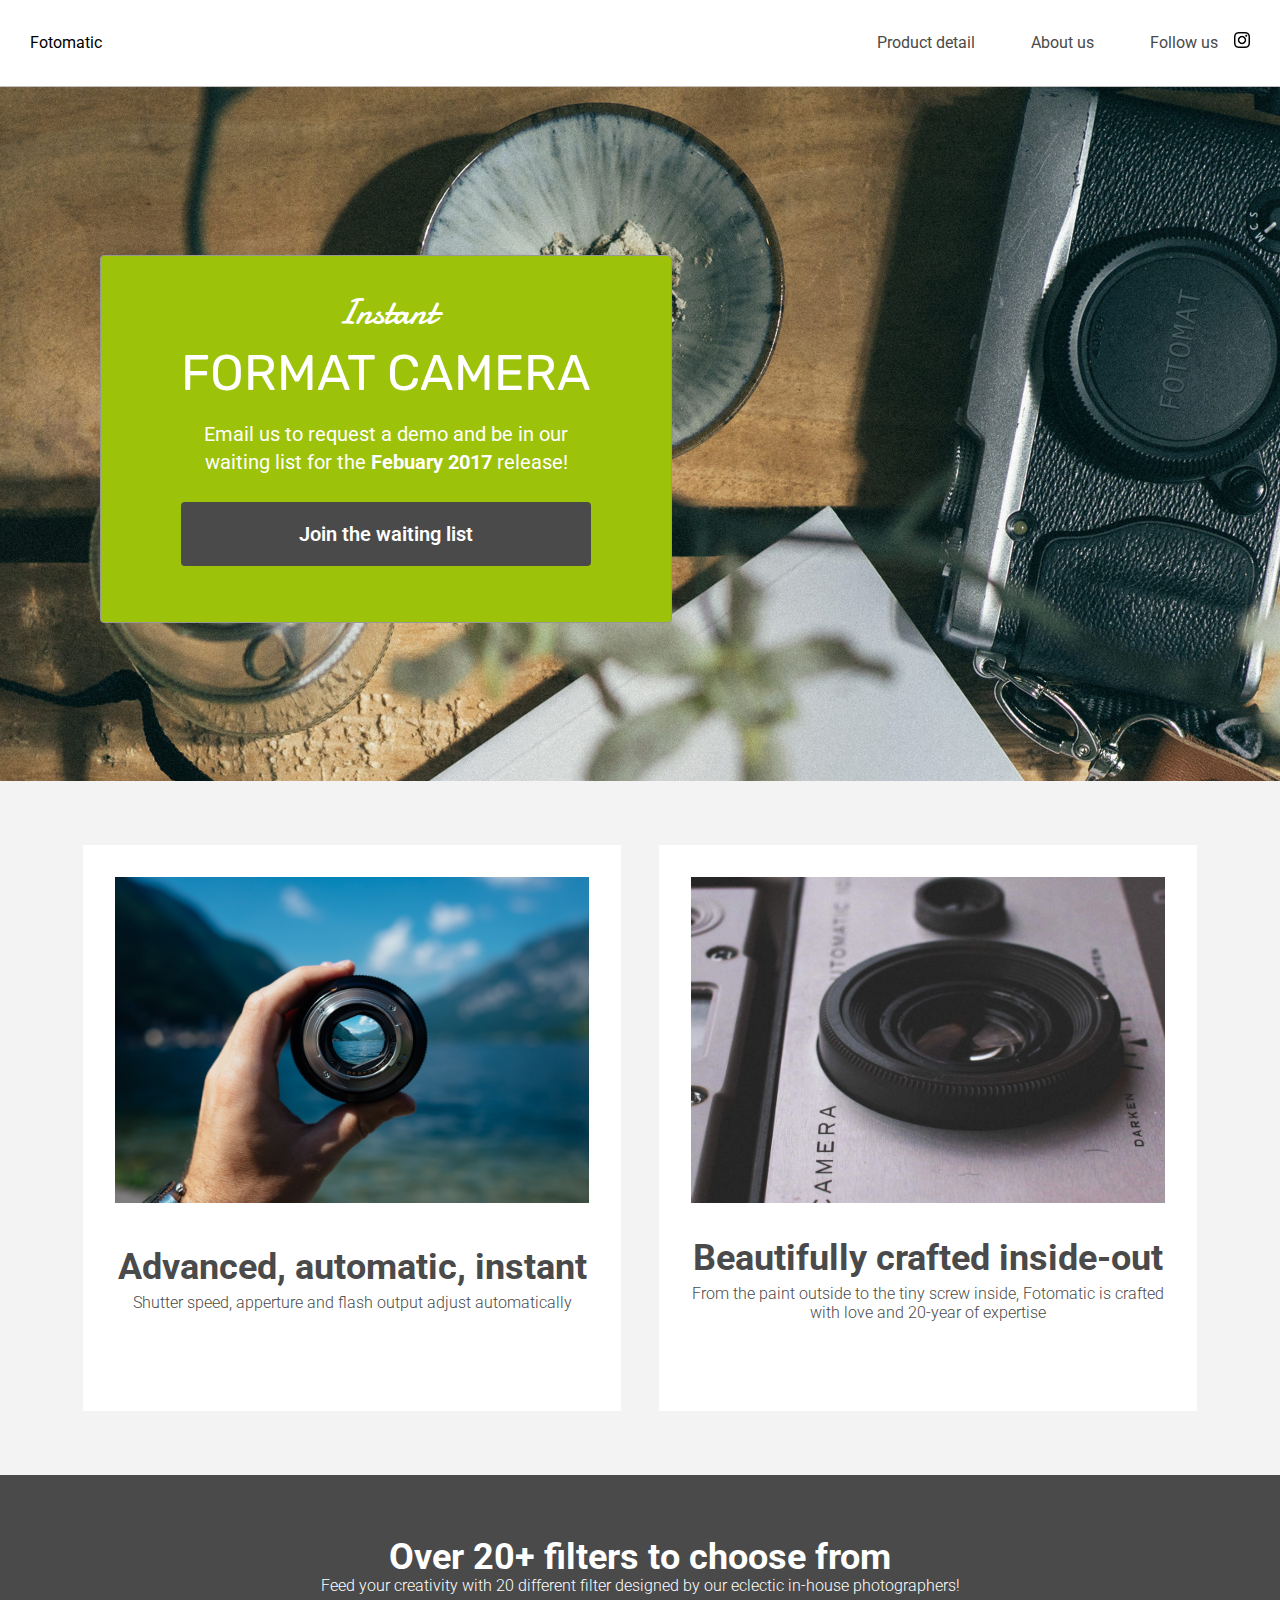
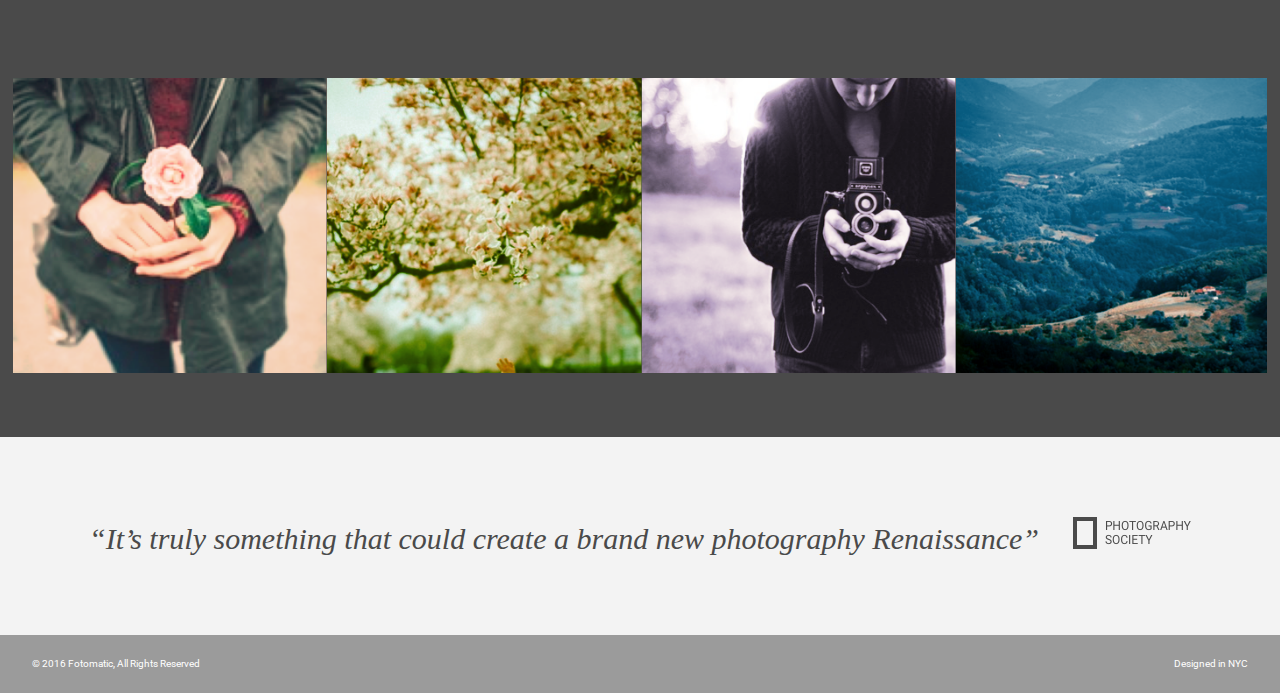
<file: index.html>
<!DOCTYPE html>
<html>
<head>
  <link href="https://fonts.googleapis.com/css?family=Damion" rel="stylesheet">
  <link href="https://fonts.googleapis.com/css?family=Rubik" rel="stylesheet">
  <link href="https://fonts.googleapis.com/css?family=Roboto:300,400,600,700" rel="stylesheet">
  <link rel="stylesheet" href="./resources/css/reset.css">
  <link rel="stylesheet" href="./resources/css/style.css">
  <meta charset="UTF-8">
</head>
<body>
  <!-- Header -->
  <header>
    <div class="content">
      <a href="index.html" class="desktop logo">Fotomatic</a>
      <nav class="desktop">
        <ul>
          <li><a href="#">Product detail</a></li>
          <li><a href="#">About us</a></li>
          <li><a href="https://www.instagram.com/">Follow us <img class="icon" src="./resources/images/instagram.png"></a></li>
        </ul>
      </nav>
      <nav class="mobile">
        <ul>
          <li><a href="#"><img src="./resources/images/ic-logo.svg"></a></li>
          <li><a href="#"><img src="./resources/images/ic-product-detail.svg"></a></li>
          <li><a href="#"><img src="./resources/images/ic-about-us.svg"></a></li>
          <li><a href="#" class="button">Join us</a></li>
        </ul>
      </nav>
    </div>
  </header>

  <!-- Main Content -->
  <div class="main-content">

    <!-- Sign Up Section -->
    <div id="sign-up-section" class="banner">
      <div id="sign-up-cta">
        <div class="content center">
          <div class="header">
            <h2 class="cursive">Instant</h2>
            <h1 class="striking">FORMAT CAMERA</h1>
          </div>
          <div class="email">
            <span>
              Email us to request a demo and be in our waiting list for the <strong>Febuary 2017</strong> release!
            </span>
            <div class="button">Join the waiting list</div>
          </div>
        </div>
      </div>
    </div>

    <!-- Features Section -->
    <div id="features-section">
      <div class="feature">
          <img src="resources/images/feature-1.png" />
        <div class="content center">
          <h2>Advanced, automatic, instant</h2>
          <h3>Shutter speed, apperture and flash output adjust automatically</h3>
        </div>
      </div>
      <div class="feature">
        <img src="resources/images/feature-2.png" />
        <div class="content center">
          <h2>Beautifully crafted inside-out</h2>
          <h3>From the paint outside to the tiny screw inside, Fotomatic is crafted with love and 20-year of expertise</h3>
        </div>
      </div>
    </div>

    <!-- Filters Section -->
    <div id="filters-section">
      <div class="content center">
        <h2>Over 20+ filters to choose from</h2>
        <h3>Feed your creativity with 20 different filter designed by our eclectic in-house photographers!</h3>
      </div>
      <div class="images-container">
        <div class="image-container">
          <img src="./resources/images/filter-1.png" />
        </div>
        <div class="image-container">
          <img src="./resources/images/filter-2.png" />
        </div>
        <div class="image-container">
          <img src="./resources/images/filter-3.png" />
        </div>
        <div class="image-container extra">
          <img src="./resources/images/filter-4.png" />
        </div>
      </div>
    </div>

    <!-- Quotes Section -->
    <div id="quotes-section">
      <div class="content center">
        <span class="quote">“It’s truly something that could create a brand new photography Renaissance”</span>
        <img class="quote-citation" src="./resources/images/photography-logo.png" />
      </div>
    </div>

    <!-- Footer -->
    <footer>
      <div class="content">
        <span class="copyright">© 2016  Fotomatic, All Rights Reserved</span>
        <span class="location">Designed in NYC</span>
      </div>
    </footer>

  </div>
</body>
</html>
</file>
<file: resources/css/style.css>
/* Universal Styles */

html {
  font-family: "Roboto", sans-serif;
  font-size: 16px;
}

.main-content {
  position: relative;
  top: 5.3125rem; /* To offset for fixed header. */
}

.center {
  text-align: center;
}

.button {
  border-radius: 4px;
  background-color: #4a4a4a;
  color: white;
}

.image-container {
  overflow: hidden;
}

.image-container img {
  display: block;
}

@media only screen and (max-width: 760px) {
  .main-content {
    top: 2.5625rem;
  }
}

/* Header */

header {
  position: fixed;
  width: 100%;
  border-bottom: solid 1px #c6c1c1;
  background-color: white;
  z-index: 10;
}

header .content {
  display: flex;
  align-items: center;
  padding: 1.875rem;
}

header .logo {
  flex: 1;
}

header nav ul {
  display: flex;
}

nav li {
  padding-left: 3.5rem;
}

nav a {
  vertical-align: bottom;
  line-height: 1.6;
  font-size: 1rem;
  color: #4a4a4a;
}

header .icon {
  width: 1rem;
  padding-left: .75rem;
}

header .mobile {
  display: none;
}

@media only screen and (max-width: 760px) {
  header .desktop {
    display: none;
  }

  header .mobile {
    display: block;
    width: 100%;
  }

  header .content {
    padding: .5rem 0;
  }

  header .mobile ul {
    display: flex;
    justify-content: space-around;
    align-items: center;
    width: 100%;
  }

  header .mobile li {
    padding: 0;
  }

  header .mobile .button {
    padding: .1875rem .5rem;
    background-color: #9dc20b;
    line-height: 1.6;
    color: white;
  }
}

/* Sign Up Section */

#sign-up-section {
  display: flex;
  justify-content: flex-start;
  align-items: flex-start;
  height: 43.5rem;
  background-image: url("../images/banner-landingpage.jpg");
  background-size: cover;
}

#sign-up-cta {
  padding: 0 5rem 2.5rem 5rem;
  border: solid 1px #979797;
  border-radius: 4px;
  background-color: #9dc20a;
  position: relative;
  top: 170px;
  left: 100px;
}

#sign-up-cta .content {
  width: 25.625rem;
  margin-top: 2rem;
  margin-bottom: 1rem;
  font-family: "Roboto", sans-serif;
  font-size: 1.25rem;
  line-height: 1.4;
  color: white;
}

#sign-up-cta h1 {
  font-size: 3.125rem;
}

#sign-up-cta h2 {
  font-size: 2.25rem;
}

#sign-up-cta span strong {
  font-weight: bold;
}

#sign-up-cta .cursive {
  font-family: "Damion", cursive;
}

#sign-up-cta .striking {
  font-family: "Rubik", sans-serif;
  padding-bottom: .75rem;
}

#sign-up-cta .button {
  margin-top: 1.625rem;
  padding: 1.125rem 7.25rem;
  font-weight: 600;
}

@media only screen and (max-width: 760px) {
  #sign-up-section {
    align-items: center;
    justify-content: center;
    height: 28rem;
  }

  #sign-up-cta {
    position: static;
    width: auto;
    height: auto;
    background-color: transparent;
    border: none;
  }

  #sign-up-cta .content {
    margin-top: 0;
  }

  #sign-up-cta .email {
    display: none;
  }

  #sign-up-cta h1 {
    font-size: 3.125rem;
  }

  #sign-up-cta h2 {
    font-size: 2.25rem;
  }
}

@media only screen and (max-width: 450px) {
  #sign-up-section {
    height: 20rem;
  }

  #sign-up-cta h1 {
    font-size: 2.25rem;
  }

  #sign-up-cta h2 {
    font-size: 2rem;
  }
}

/* Features Section */

#features-section {
  display: flex;
  padding: 4rem 5%;
  background-color: #f3f3f3;
}

.feature {
  flex: 1;
  padding: 2rem;
  margin: 0px 1.1875rem;
  background-color: white;
  display: flex;
  flex-direction: column;
}

.feature .content {
  height: 155px;
  display: flex;
  justify-content: center;
  flex-direction: column;
}

.feature img {
  width: 100%;
  height: 65%;
}

.feature h2 {
  padding-bottom: .5rem;
  font-size: 2.25rem;
  font-weight: bold;
  color: #4a4a4a;
}

.feature h3 {
  font-size: 1rem;
  line-height: 1.2;
  font-weight: 300;
  color: #4a4a4a;
}

@media only screen and (max-width: 890px) {
  .feature h2 {
    font-size: 1.125rem;
    line-height: 1.3;
    font-weight: normal;
  }

  .feature h3 {
    font-size: .875rem;
    line-height: 1.4;
  }
}

@media only screen and (max-width: 760px) {
  #features-section {
    flex-flow: column;
    padding: 0;
  }

  .feature {
    margin: 0;
    padding: 1.25rem 1rem 0 1rem;
  }
}

/* Filters Section */

#filters-section {
  padding: 4rem 0;
  background-color: #4a4a4a;
}

#filters-section .content {
  padding: 0 .625rem;
  margin-bottom: 5rem;
}

#filters-section .content h2 {
  font-size: 2.25rem;
  font-weight: bold;
  color: white;
}

#filters-section .content h3 {
  font-size: 1rem;
  line-height: 1.4;
  font-weight: 300;
  color: white;
}

#filters-section .images-container {
  max-width: 100%;
  padding: 0 1%;
  display: flex;
}

#filters-section img {
  max-width: 100%;
  box-sizing: border-box;
}

@media only screen and (max-width: 760px) {
  #filters-section {
    padding: 1.5rem 0 0 0;
  }

  #filters-section .content {
    margin-bottom: 1rem;
  }

  #filters-section .content h2 {
    padding-bottom: .625rem;
    font-size: 1.125rem;
    line-height: 1.3;
    font-weight: normal;
  }

  #filters-section .content h3 {
    font-size: .875rem;
    line-height: 1.4;
  }

  #filters-section .images-container {
    padding: 0;
  }

  #filters-section .extra {
    display: none;
  }
}

/* Quotes Section */

#quotes-section {
  background-color: #f3f3f3;
}

#quotes-section .content {
  padding: 5rem 0;
}

#quotes-section .quote {
  padding-right: 1.875rem;
  font-family: "Palatino", serif;
  font-size: 1.875rem;
  line-height: 1.1;
  font-style: italic;
  color: #4a4a4a;
}

#quotes-section quote-citation {
  height: 1.875rem;
}

@media only screen and (max-width: 760px) {
  #quotes-section content {
    padding: 1.875rem .625rem;
  }

  #quotes-section quote {
    font-size: 1.5rem;
    line-height: 1.4;
  }

  #quotes-section quote-citation {
    display: block;
    padding-top: 1rem;
    margin: auto;
  }
}

/* Footer */

footer {
  background-color: #9b9b9b;
  padding: 1.5rem 2rem;
}

footer .content {
  color: white;
  display: flex;
  font-size: .75rem;
}

footer .copyright {
  flex-grow: 1;
}

@media only screen and (min-width: 760px) {
  footer .content {
    font-size: .625rem;
  }
}
</file>
